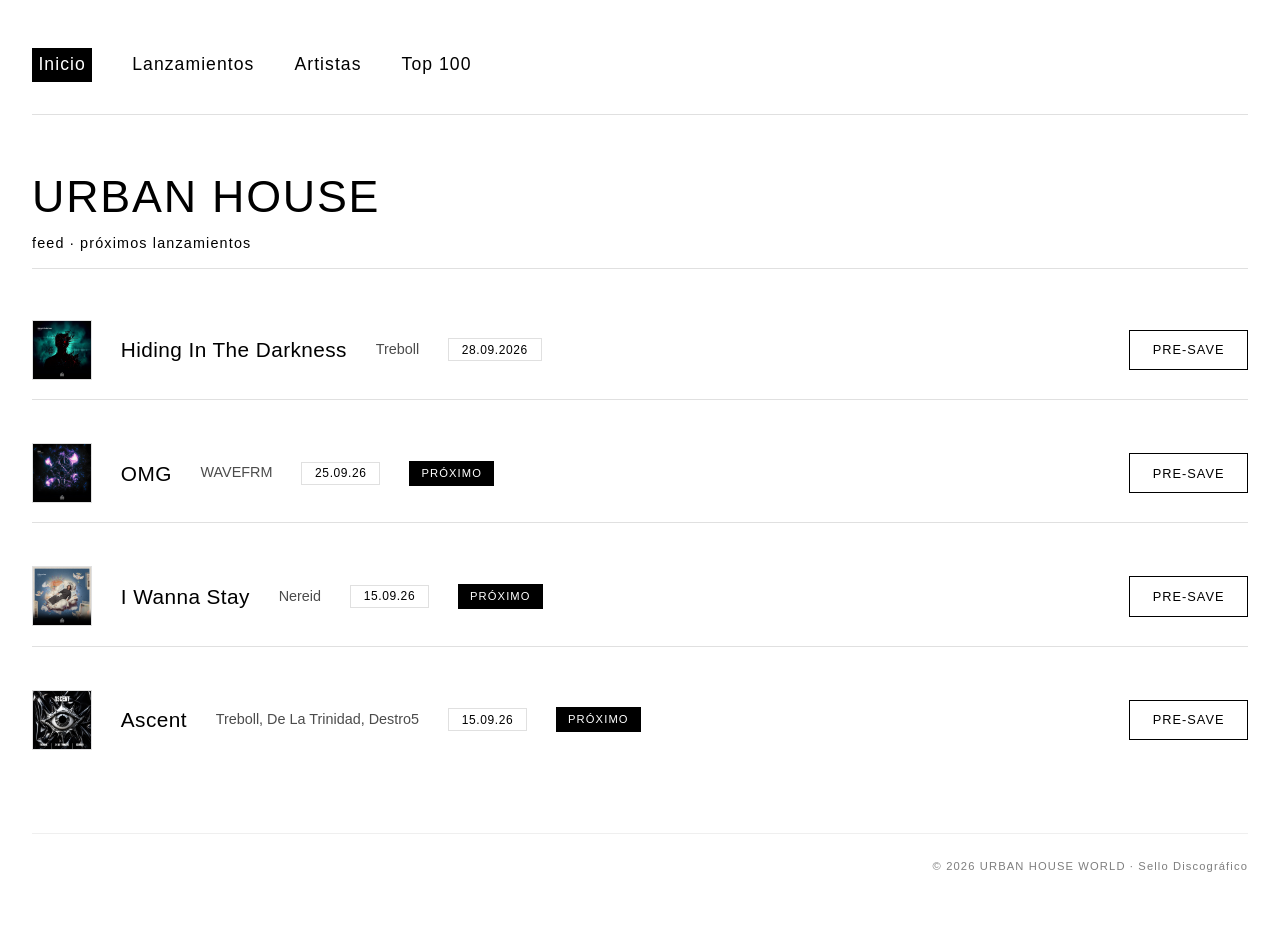
<file: index.html>
<!DOCTYPE html>
<html lang="es">
<head>
  <meta charset="UTF-8" />
  <meta name="viewport" content="width=device-width, initial-scale=1.0" />
  
  <!-- ===== SEO BÁSICO ===== -->
  <title>URBAN HOUSE · Sello discográfico </title>
  <meta name="description" content="Sello discográfico de música electrónica underground. Lanzamientos, artistas y catálogo de techno, ambient y experimental." />
  <meta name="keywords" content="sello discográfico, música electrónica, techno, ambient, underground, lanzamientos, artistas" />
  <link rel="canonical" href="https://urbanhouse.world/" />
  
  <!-- ===== OPEN GRAPH / REDES SOCIALES ===== -->
  <meta property="og:title" content="URBAN HOUSE WORLD · Sello discográfico underground" />
  <meta property="og:description" content="Sello discográfico de música electrónica underground. Lanzamientos, artistas y catálogo." />
  <meta property="og:url" content="https://urbanhouse.world/" />
  <meta property="og:type" content="website" />
  <meta property="og:image" content="https://urbanhouse.world/img/og-image.jpg" />
  <meta property="og:image:width" content="1200" />
  <meta property="og:image:height" content="630" />
  
  <!-- ===== TWITTER CARD ===== -->
  <meta name="twitter:card" content="summary_large_image" />
  <meta name="twitter:title" content="URBAN HOUSE WORLD · Sello discográfico underground" />
  <meta name="twitter:description" content="Sello discográfico de música electrónica underground." />
  <meta name="twitter:image" content="https://urbanhouse.world/img/og-image.jpg" />
  
  <!-- ===== FAVICON ===== -->
  <link rel="icon" type="image/x-icon" href="../img/urbanhouse/Logotipo Urban House.png" />
  <link rel="icon" type="image/svg+xml" href="../img/urbanhouse/Logotipo Urban House.png" />
  <link rel="apple-touch-icon" sizes="180x180" href="/apple-touch-icon.png" />
  <link rel="manifest" href="/site.webmanifest" />
  
  <!-- ===== ESTILOS ===== -->
  <link rel="stylesheet" href="styles.css" />
  
  <!-- ===== JSON-LD (estructurado) ===== -->
  <script type="application/ld+json">
  {
    "@context": "https://schema.org",
    "@type": "MusicGroup",
    "name": "URBAN HOUSE WORLD",
    "url": "https://urbanhouse.world/",
    "description": "Sello discográfico de música electrónica underground.",
    "genre": ["Techno", "Ambient", "Electronic", "Experimental"],
    "foundingDate": "2022"
  }
  </script>
</head>
<body>
<div class="container">

  <!-- ===== MENÚ ===== -->
  <nav class="nav" aria-label="Navegación principal">
    <a href="index.html">Inicio</a>
    <a href="lanzamientos.html">Lanzamientos</a>
    <a href="artistas.html">Artistas</a>
    <a href="top100.html">Top 100</a>
  </nav>

  <!-- ===== HEADER ===== -->
  <header>
    <h1>URBAN HOUSE</h1>
    <p style="margin-bottom: 2rem; letter-spacing: 0.08em; font-size: 0.9rem; border-bottom: 1px solid var(--color-border); padding-bottom: 0.8rem;">
      feed · próximos lanzamientos
    </p>
  </header>

  <!-- ===== FEED CRONOLÓGICO ===== -->
  <main>
    <section class="feed-grid" aria-label="Lista de lanzamientos">

      <article class="feed-item">
        <div class="meta">
          <img src="img/portadas/77f7a17574e899f456704f4ce05a86db.jpg" alt="Portada de STASIS" class="cover-thumb" loading="lazy" />
          <span class="title">Hiding In The Darkness</span>
          <span class="artist">Treboll</span>
          <span class="date">28.09.2026</span>
        </div>
        <a href="https://push.fm/ps/hiding-in-the-darkness-pre-order" class="btn btn-outline">pre-save</a>
      </article>

      <article class="feed-item">
        <div class="meta">
          <img src="img/portadas/Formatos de Portadas (2).png" alt="Portada de FRAGMENTS" class="cover-thumb" loading="lazy" />
          <span class="title">OMG</span>
          <span class="artist">WAVEFRM</span>
          <span class="date">25.09.26</span>
          <span class="badge">PRÓXIMO</span>
        </div>
        <a href="https://push.fm/ps/omg-pre-save" class="btn btn-outline">pre-save</a>
      </article>

      <article class="feed-item">
        <div class="meta">
          <img src="img/portadas/Neredi_Portada.png" alt="Portada de LUCID DREAM" class="cover-thumb" loading="lazy" />
          <span class="title">I Wanna Stay</span>
          <span class="artist">Nereid</span>
          <span class="date">15.09.26</span>
          <span class="badge">PRÓXIMO</span>
        </div>
        <a href="https://push.fm/ps/i-wanna-stay-presave" class="btn btn-outline">pre-save</a>
      </article>

       <article class="feed-item">
        <div class="meta">
          <img src="img/portadas/bcb9184cb319395b03375545e90335a5 (1).jpg" alt="Portada de RITUAL" class="cover-thumb" loading="lazy" />
          <span class="title">Ascent</span>
          <span class="artist">Treboll, De La Trinidad, Destro5</span>
          <span class="date">15.09.26</span>
          <span class="badge">PRÓXIMO</span>
        </div>
        <a href="https://push.fm/ps/ascent-pre-order" class="btn btn-outline">pre-save</a>
      </article>
      
    </section>
  </main>

  <!-- ===== FOOTER ===== -->
  <footer style="margin-top: 4rem; border-top: 1px solid var(--color-border); padding-top: 1.5rem; font-size: 0.7rem; letter-spacing: 0.1em; text-align: right; opacity: 0.5;">
    <p>&copy; 2026 URBAN HOUSE WORLD · Sello Discográfico</p>
  </footer>

</div>

<script src="main.js"></script>
</body>
</html>
</file>
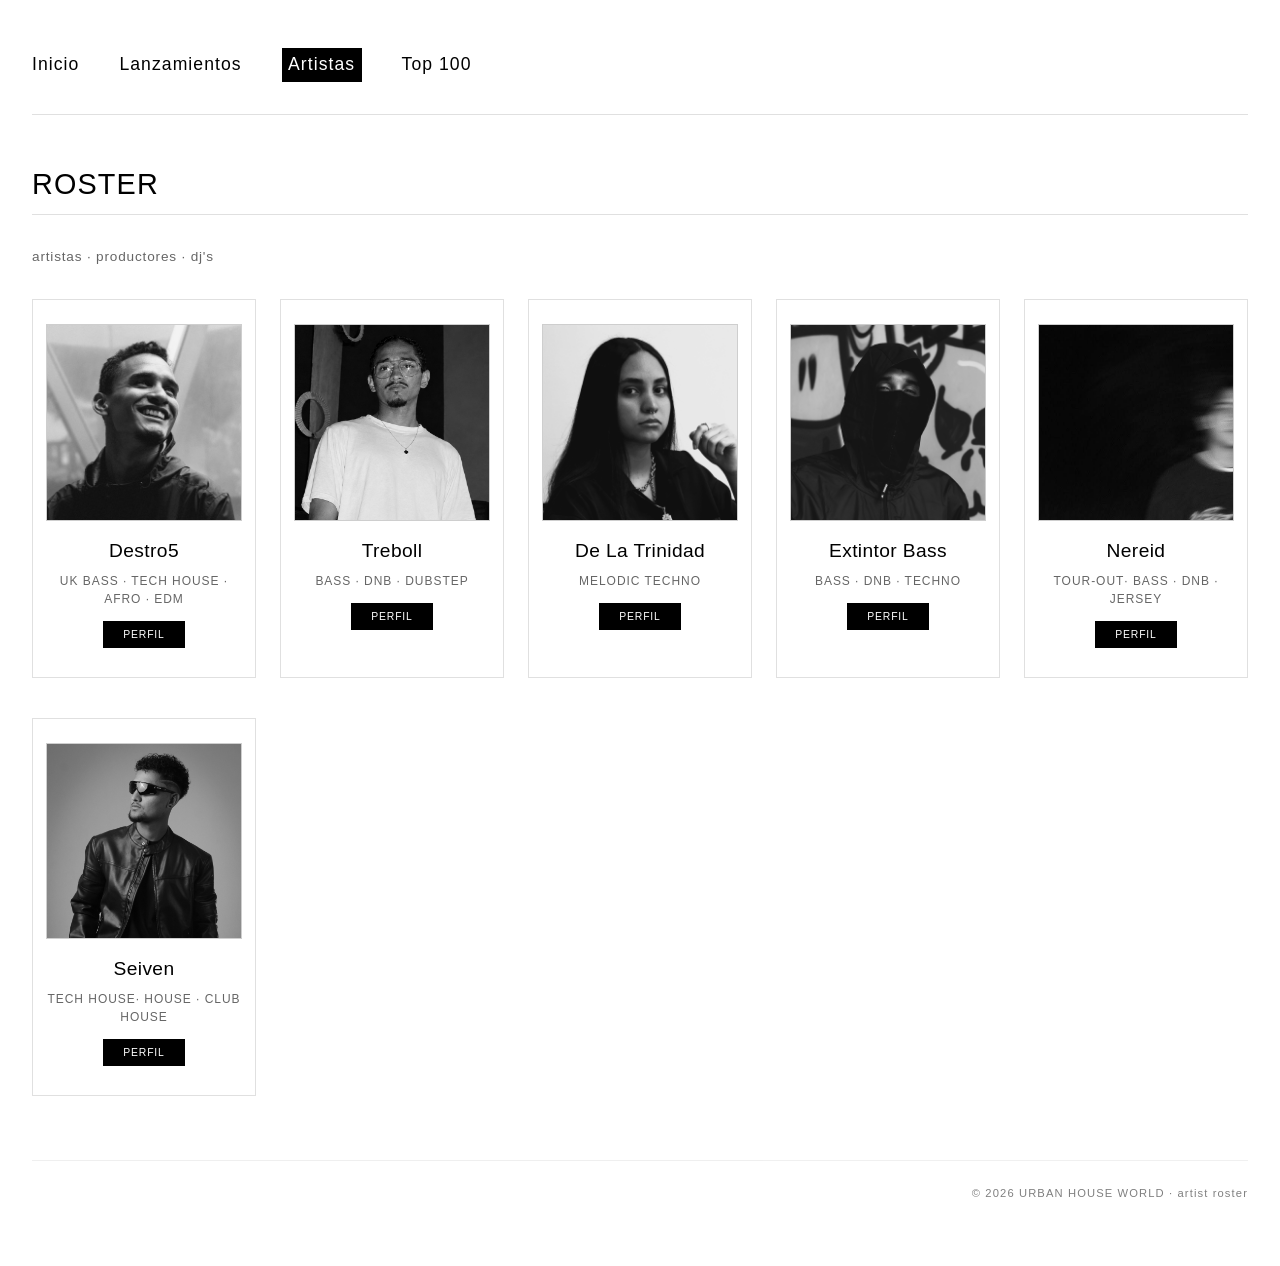
<file: artistas.html>
<!DOCTYPE html>
<html lang="es">
<head>
  <meta charset="UTF-8" />
  <meta name="viewport" content="width=device-width, initial-scale=1.0" />
  
  <title>URBAN HOUSE WORLD · Artistas</title>
  <meta name="description" content="Roster de artistas de URBAN HOUSE WORLD. DJs y productores de techno, ambient y música electrónica underground." />
  <link rel="canonical" href="https://urbanhouse.world/artistas.html" />
  
  <meta property="og:title" content="URBAN HOUSE WORLD · Artistas" />
  <meta property="og:description" content="Conoce a los artistas de nuestro sello discográfico." />
  <meta property="og:url" content="https://urbanhouse.world/artistas.html" />
  <meta property="og:image" content="https://urbanhouse.world/img/og-image.jpg" />
  
  <link rel="icon" type="image/x-icon" href="img/urbanhouse/Logotipo Urban House.png" />
  <link rel="manifest" href="/site.webmanifest" />
  <link rel="stylesheet" href="styles.css" />
</head>
<body>
<div class="container">

  <nav class="nav" aria-label="Navegación principal">
    <a href="index.html">Inicio</a>
    <a href="lanzamientos.html">Lanzamientos</a>
    <a href="artistas.html">Artistas</a>
    <a href="top100.html">Top 100</a>
  </nav>

  <header>
    <h2>ROSTER</h2>
    <p style="margin-bottom: 2rem; letter-spacing: 0.06em; font-size: 0.85rem; opacity: 0.6;">
      artistas · productores · dj's
    </p>
  </header>

  <main>
    <section class="roster-grid" aria-label="Lista de artistas">

      <article class="artist-card">
        <img src="img/artistas/Destro5_Birongo_Live_Caracas_Venezuela_Foto_Artistas.png" alt="Foto de MODUL" class="photo" loading="lazy" />
        <span class="alias">Destro5</span>
        <span class="genre">uk bass · tech house · afro · edm</span>
        <a href="artista_html/destro5.html" class="btn">perfil</a>
      </article>

      <article class="artist-card">
        <img src="img/artistas/ab6761610000e5ebe51e7d9a4c3fb97bab9b081b.jpeg" alt="Foto de K. LOREN" class="photo" loading="lazy" />
        <span class="alias">Treboll </span>
        <span class="genre">bass · dnb · dubstep</span>
        <a href="artista_html/treboll.html" class="btn">perfil</a>
      </article>

      <article class="artist-card">
        <img src="img/artistas/De La Trinidad_Birongo_Live_Caracas_Venezuela_Foto_Artistas (1).png" alt="Foto de VILOS" class="photo" loading="lazy" />
        <span class="alias">De La Trinidad</span>
        <span class="genre">melodic techno</span>
        <a href="artista_html/delatrinidad.html" class="btn">perfil</a>
      </article>

      <article class="artist-card">
        <img src="img/artistas/Extintor-Bass_Birongo_Live_Caracas_Venezuela_Foto_Artistas.png" alt="Foto de AMBIENTE" class="photo" loading="lazy" />
        <span class="alias">Extintor Bass</span>
        <span class="genre">bass · dnb · techno</span>
        <a href="#" class="btn">perfil</a>
      </article>

      <article class="artist-card">
        <img src="img/artistas/607299163_18059026124648504_5240758793017484842_n.jpg" alt="Foto de NAVI" class="photo" loading="lazy" />
        <span class="alias">Nereid</span>
        <span class="genre">tour-out· bass · dnb · jersey</span>
        <a href="artista_html/nereid.html" class="btn">perfil</a>
      </article>

      <article class="artist-card">
        <img src="img/artistas/Formatos de Portadas (6).png" alt="Foto de NAVI" class="photo" loading="lazy" />
        <span class="alias">Seiven</span>
        <span class="genre">tech house· house · club house</span>
        <a href="artista_html/seiven.html" class="btn">perfil</a>
      </article>
      
    </section>
  </main>

  <footer style="margin-top: 4rem; border-top: 1px solid var(--color-border); padding-top: 1.5rem; font-size: 0.7rem; letter-spacing: 0.1em; text-align: right; opacity: 0.5;">
    <p>&copy; 2026 URBAN HOUSE WORLD · artist roster</p>
  </footer>

</div>

<script src="main.js"></script>
</body>
</html>
</file>
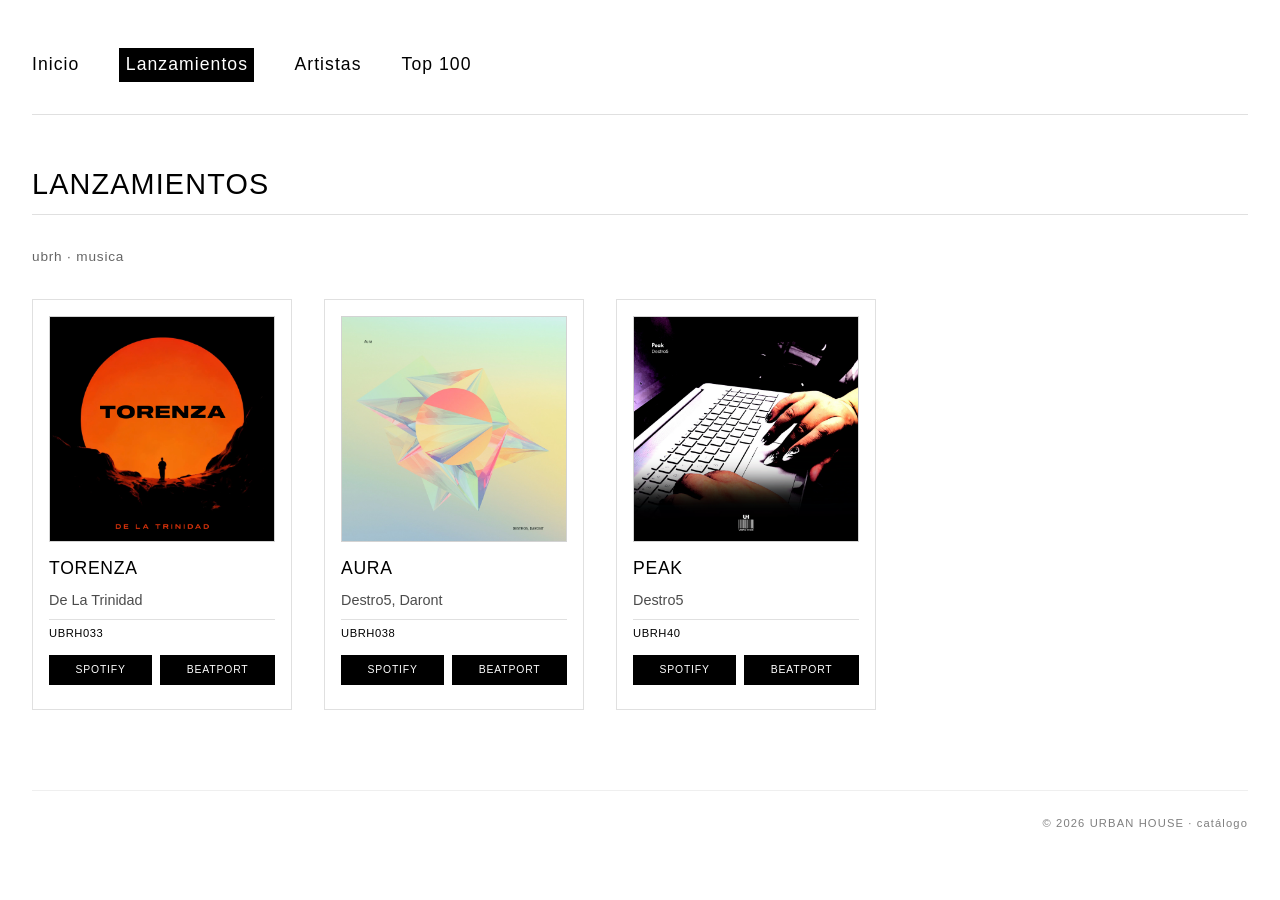
<file: lanzamientos.html>
<!DOCTYPE html>
<html lang="es">
<head>
  <meta charset="UTF-8" />
  <meta name="viewport" content="width=device-width, initial-scale=1.0" />
  
  <title>URBAN HOUSE · Lanzamientos</title>
  <meta name="description" content="Catálogo completo de lanzamientos de URBAN HOUSE WORLD. Techno, ambient y música electrónica underground." />
  <link rel="canonical" href="https://urbanhouse.world/lanzamientos.html" />
  
  <meta property="og:title" content="URBAN HOUSE WORLD · Catálogo de lanzamientos" />
  <meta property="og:description" content="Explora nuestro catálogo de música electrónica underground." />
  <meta property="og:url" content="https://urbanhouse.world/lanzamientos.html" />
  <meta property="og:image" content="https://urbanhouse.world/img/og-image.jpg" />
  
  <link rel="icon" type="image/x-icon" href="img/urbanhouse/Logotipo Urban House.png" />
  <link rel="manifest" href="/site.webmanifest" />
  <link rel="stylesheet" href="styles.css" />
</head>
<body>
<div class="container">

  <nav class="nav" aria-label="Navegación principal">
    <a href="index.html">Inicio</a>
    <a href="lanzamientos.html">Lanzamientos</a>
    <a href="artistas.html">Artistas</a>
    <a href="top100.html">Top 100</a>
  </nav>

  <header>
    <h2>LANZAMIENTOS</h2>
    <p style="margin-bottom: 1rem; letter-spacing: 0.06em; font-size: 0.85rem; opacity: 0.6;">
      ubrh · musica
    </p>
  </header>

  <main>
    <section class="carousel-wrapper" aria-label="Carrusel de lanzamientos">

      <article class="carousel-card">
        <img src="img/portadas/082fa4968c432de5c60aefa9db7d78e4 (1).jpg" class="cover" loading="lazy" />
        <h4>Torenza</h4>
        <span class="artist-name">De La Trinidad</span>
        <span class="format">UBRH033</span>
        <div class="actions">
          <a href="https://open.spotify.com/intl-es/track/0OBr9tTDWWzTIIhRtWpzOy" class="btn">spotify</a>
          <a href="https://www.beatport.com/es/release/torenza/6934437" class="btn">beatport</a>
        </div>
      </article>

      <article class="carousel-card">
        <img src="img/portadas/938d31ed33fbe263509cc59e88914e99 (1).jpg" alt="Portada de FRAGMENTS" class="cover" loading="lazy" />
        <h4>Aura</h4>
        <span class="artist-name">Destro5, Daront</span>
        <span class="format">UBRH038</span>
        <div class="actions">
          <a href="https://open.spotify.com/intl-es/track/4rsvY9KtndpyqBHMQ6VxrD" class="btn">spotify</a>
          <a href="https://www.beatport.com/es/release/aura/7026770" class="btn">beatport</a>
        </div>
      </article>

      <article class="carousel-card">
        <img src="img/portadas/Formatos de Portadas.png" alt="Portada de FRAGMENTS" class="cover" loading="lazy" />
        <h4>Peak</h4>
        <span class="artist-name">Destro5</span>
        <span class="format">UBRH40</span>
        <div class="actions">
          <a href="https://open.spotify.com/intl-es/album/6DeWneQ8usgh2bGLMGqNSe" class="btn">spotify</a>
          <a href="https://www.beatport.com/es/release/peak/7306497" class="btn">beatport</a>
        </div>
      </article>

    </section>
  </main>

  <footer style="margin-top: 3rem; border-top: 1px solid var(--color-border); padding-top: 1.5rem; font-size: 0.7rem; letter-spacing: 0.1em; text-align: right; opacity: 0.5;">
    <p>&copy; 2026 URBAN HOUSE · catálogo</p>
  </footer>

</div>

<script src="main.js"></script>
</body>
</html>
</file>
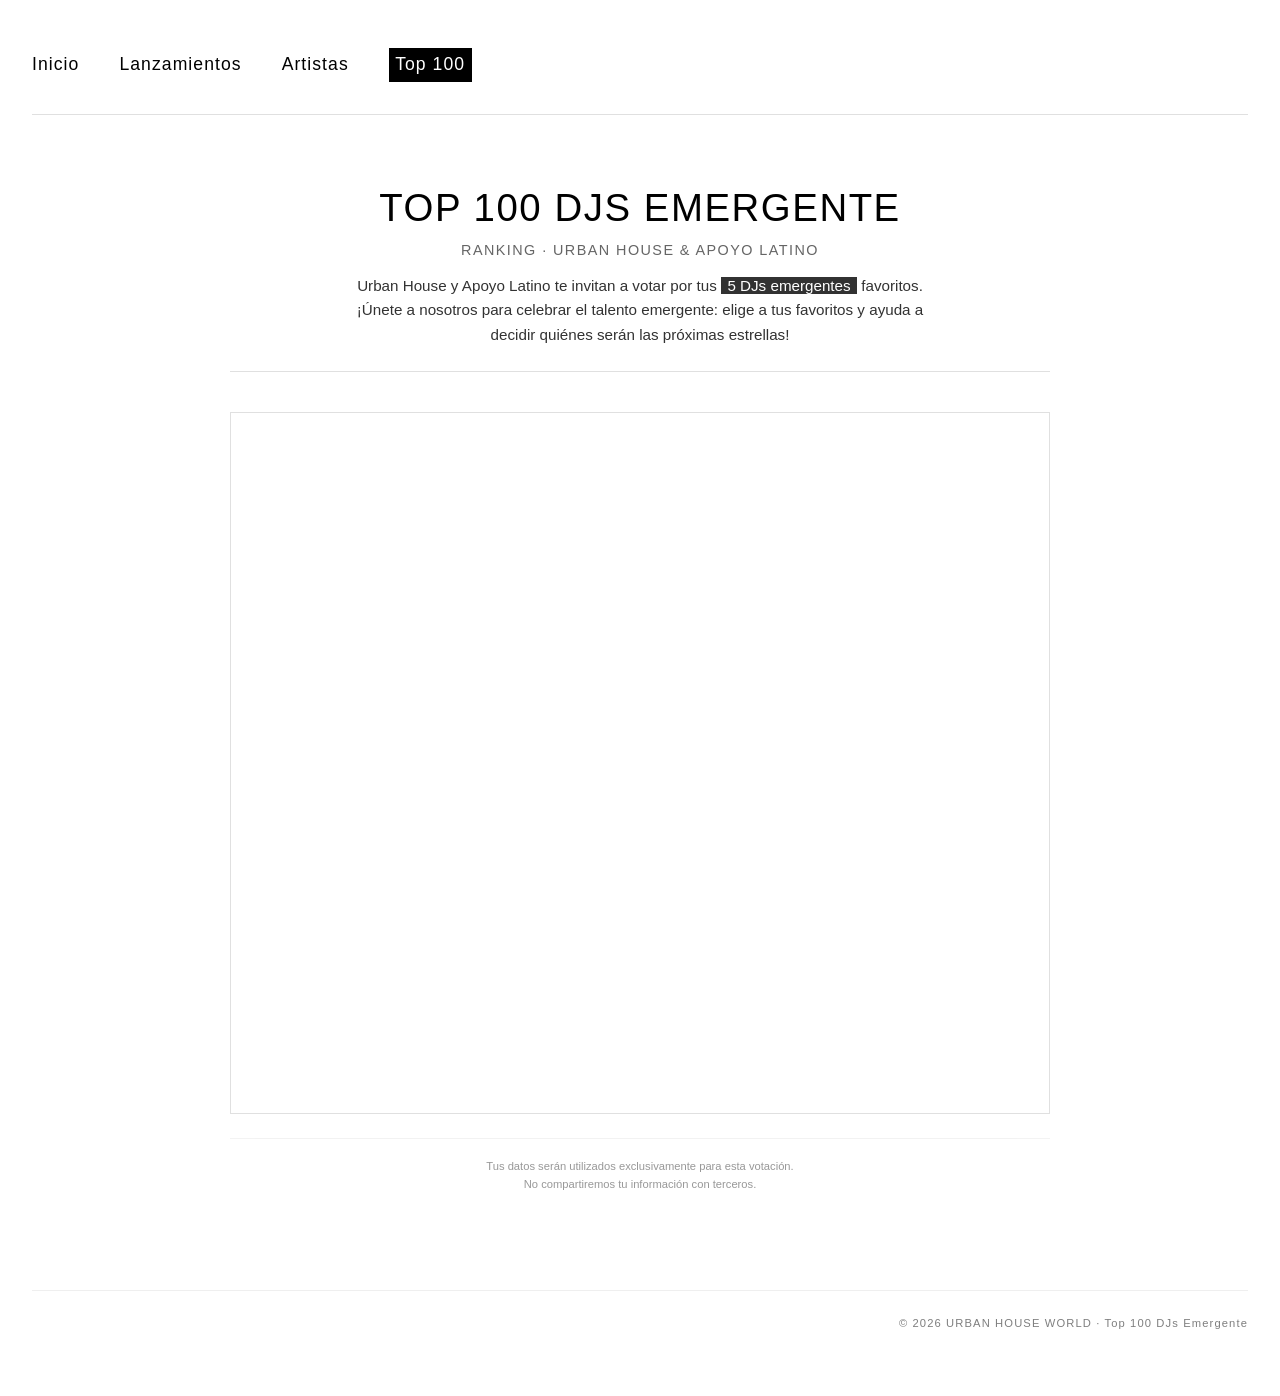
<file: top100.html>
<!DOCTYPE html>
<html lang="es">
<head>
  <meta charset="UTF-8" />
  <meta name="viewport" content="width=device-width, initial-scale=1.0" />
  
  <!-- ===== SEO ===== -->
  <title>Top 100 DJs Emergente · Vota por tus favoritos · URBAN HOUSE WORLD</title>
  <meta name="description" content="Urban House y Apoyo Latino te invitan a votar por tus 5 DJs emergentes favoritos. ¡Ayuda a decidir quiénes serán las próximas estrellas!" />
  <meta name="keywords" content="Top 100 DJs, DJs emergentes, votación, ranking, música electrónica, Urban House, Apoyo Latino" />
  <link rel="canonical" href="https://urbanhouse.world/top100.html" />
  
  <!-- ===== OPEN GRAPH ===== -->
  <meta property="og:title" content="Top 100 DJs Emergente · Vota ahora" />
  <meta property="og:description" content="Vota por tus 5 DJs emergentes favoritos y ayuda a decidir quiénes serán las próximas estrellas." />
  <meta property="og:url" content="https://urbanhouse.world/top100.html" />
  <meta property="og:type" content="website" />
  <meta property="og:image" content="https://urbanhouse.world/img/og-top100.jpg" />
  <meta property="og:image:width" content="1200" />
  <meta property="og:image:height" content="630" />
  
  <!-- ===== TWITTER CARD ===== -->
  <meta name="twitter:card" content="summary_large_image" />
  <meta name="twitter:title" content="Top 100 DJs Emergente · Vota por tus favoritos" />
  <meta name="twitter:description" content="Urban House y Apoyo Latino te invitan a votar por tus 5 DJs emergentes favoritos." />
  <meta name="twitter:image" content="https://urbanhouse.world/img/og-top100.jpg" />
  
  <!-- ===== FAVICON ===== -->
  <link rel="icon" type="image/x-icon" href="/img/urbanhouse/Logotipo Urban House.png" />
  <link rel="manifest" href="/site.webmanifest" />
  
  <!-- ===== ESTILOS ===== -->
  <link rel="stylesheet" href="styles.css" />
  
  <!-- ===== JSON-LD ===== -->
  <script type="application/ld+json">
  {
    "@context": "https://schema.org",
    "@type": "WebPage",
    "name": "Top 100 DJs Emergente",
    "description": "Votación para elegir a los mejores DJs emergentes. Organizado por Urban House y Apoyo Latino.",
    "url": "https://urbanhouse.world/top100.html",
    "publisher": {
      "@type": "Organization",
      "name": "URBAN HOUSE WORLD"
    }
  }
  </script>
</head>
<body>
<div class="container">

  <!-- ===== MENÚ ===== -->
  <nav class="nav" aria-label="Navegación principal">
    <a href="index.html">Inicio</a>
    <a href="lanzamientos.html">Lanzamientos</a>
    <a href="artistas.html">Artistas</a>
    <a href="top100.html" class="active">Top 100</a>
  </nav>

  <!-- ============================================================ -->
  <!-- FORMULARIO TOP 100 DJs EMERGENTE (GOOGLE FORMS EMBED)       -->
  <!-- ============================================================ -->
  <main class="form-wrapper">

    <!-- Encabezado -->
    <header class="form-header">
      <h1>Top 100 DJs Emergente</h1>
      <p class="form-subtitle">Ranking · Urban House &amp; Apoyo Latino</p>
      <p class="form-description">
        Urban House y Apoyo Latino te invitan a votar por tus <strong>5 DJs emergentes</strong> favoritos.<br />
        ¡Únete a nosotros para celebrar el talento emergente: elige a tus favoritos y ayuda a decidir quiénes serán las próximas estrellas!
      </p>
    </header>

    <!-- ===== FORMULARIO EMBEBIDO DE GOOGLE ===== -->
    <div class="google-form-container">
      <iframe 
        src="https://docs.google.com/forms/d/e/1FAIpQLScsde_9Gzq5Y4LMQiQilBiYF1rtqbjqV2Xuh-qCgQISn2W2qw/viewform?embedded=true" 
        class="google-form-iframe"
        frameborder="0" 
        marginheight="0" 
        marginwidth="0"
        loading="lazy"
        title="Formulario Top 100 DJs Emergente">
        Cargando formulario…
      </iframe>
    </div>

    <!-- Aviso legal -->
    <p class="form-disclaimer">
      Tus datos serán utilizados exclusivamente para esta votación.<br />
      No compartiremos tu información con terceros.
    </p>

  </main>

  <!-- ===== FOOTER ===== -->
  <footer style="margin-top: 4rem; border-top: 1px solid var(--color-border); padding-top: 1.5rem; font-size: 0.7rem; letter-spacing: 0.1em; text-align: right; opacity: 0.5;">
    <p>&copy; 2026 URBAN HOUSE WORLD · Top 100 DJs Emergente</p>
  </footer>

</div>

<script src="main.js"></script>
</body>
</html>
</file>
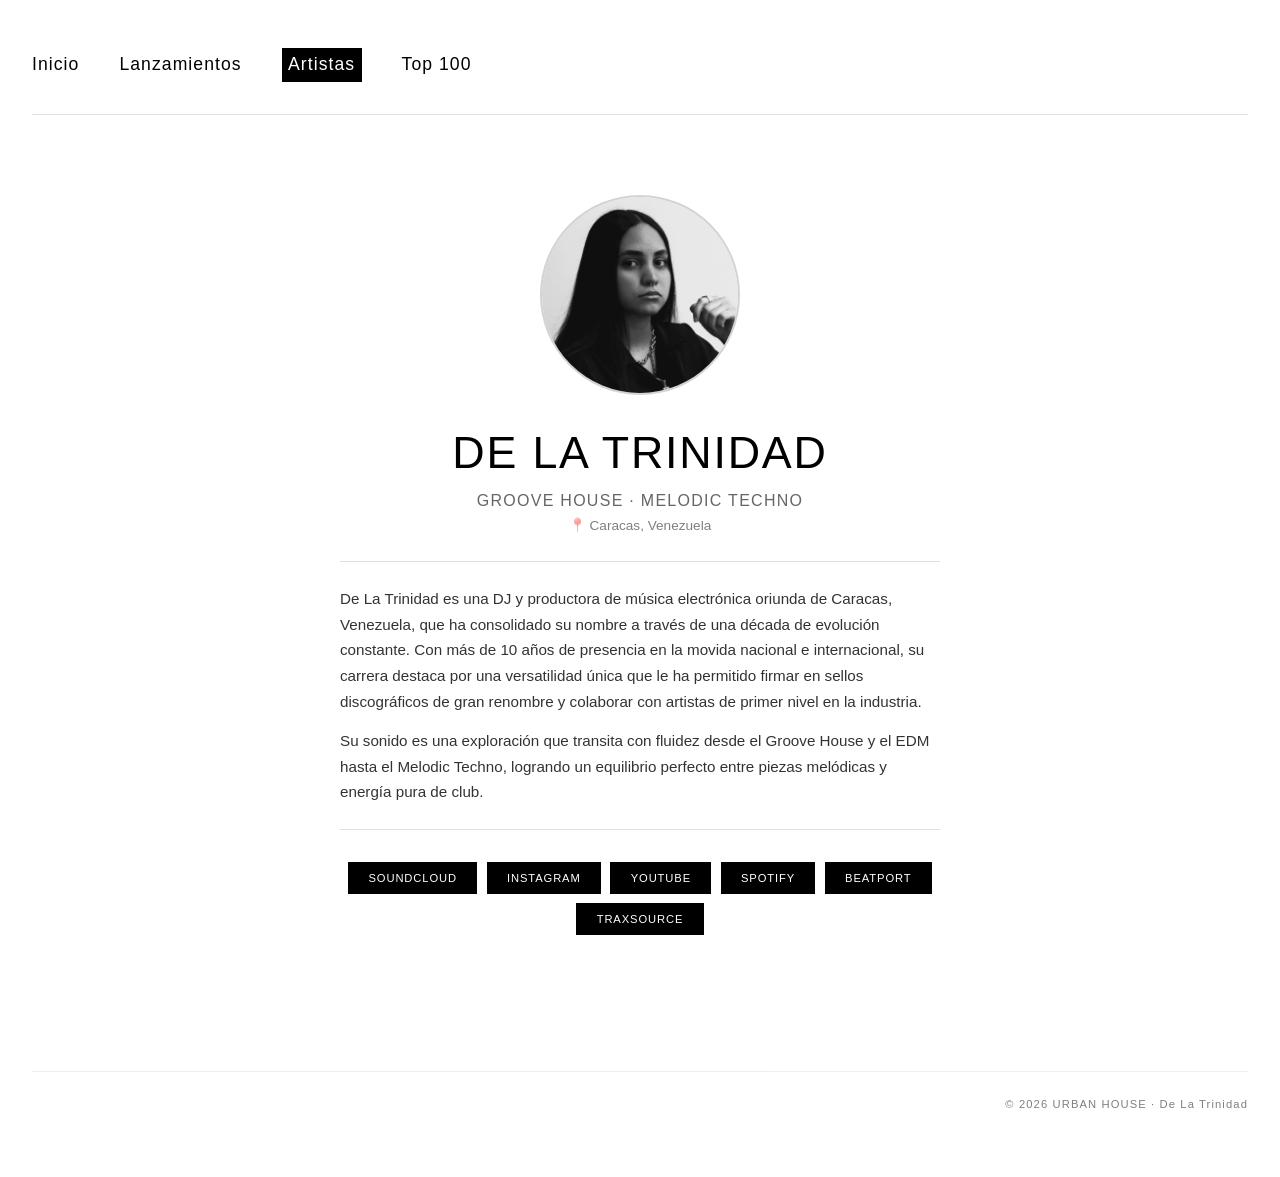
<file: artista_html/delatrinidad.html>
<!DOCTYPE html>
<html lang="es">
<head>
  <meta charset="UTF-8" />
  <meta name="viewport" content="width=device-width, initial-scale=1.0" />
  
  <!-- ===== SEO ===== -->
  <title>De La Trinidad · Artista de Groove House & Melodic House · URBAN HOUSE</title>
  <meta name="description" content="De La Trinidad es una DJane y productora de música electrónica oriunda de Caracas, Venezuela." />
  <meta name="keywords" content="De La Trinidad, Groove House & Melodic House, DJane, productora, Venezuela" />
  <link rel="canonical" href="https://urbanhouse.world/artistas/delatrinidad.html" />
  
  <!-- ===== OPEN GRAPH ===== -->
  <meta property="og:title" content="De La Trinidad, Groove House & Melodic House · URBAN HOUSE" />
  <meta property="og:description" content="DJane y productora de música electrónica oriunda de Caracas." />
  <meta property="og:url" content="https://urbanhouse.world/artistas/delatrinidad.html" />
  <meta property="og:type" content="profile" />
  <meta property="og:image" content="https://urbanhouse.world/img/artistas/De La Trinidad_Birongo_Live_Caracas_Venezuela_Foto_Artistas (1).png" />
  <meta property="og:image:width" content="1200" />
  <meta property="og:image:height" content="630" />
  
  <!-- ===== TWITTER CARD ===== -->
  <meta name="twitter:card" content="summary_large_image" />
  <meta name="twitter:title" content="De La Trinidad, Groove House & Melodic House" />
  <meta name="twitter:image" content="https://urbanhouse.world/img/artistas/De La Trinidad_Birongo_Live_Caracas_Venezuela_Foto_Artistas (1).png" />
  
  <!-- ===== FAVICON ===== -->
  <link rel="icon" type="image/x-icon" href="../img/urbanhouse/Logotipo Urban House.png" />
  <link rel="manifest" href="/site.webmanifest" />
  
  <!-- ===== ESTILOS ===== -->
  <link rel="stylesheet" href="../styles.css" />
  
  <!-- ===== JSON-LD ===== -->
  <script type="application/ld+json">
  {
    "@context": "https://schema.org",
    "@type": "Person",
    "name": "Destro5",
    "url": "https://urbanhouse.world/artistas/destro5.html",
    "description": "DJane y productora de música electrónica oriunda de Caracas.",
    "image": "https://urbanhouse.world/img/artistas/De La Trinidad_Birongo_Live_Caracas_Venezuela_Foto_Artistas (1).png",
    "genre": ["Groove House", "Melodic Tehcno"],
    "sameAs": [
      "https://soundcloud.com/dela_trinidad7",
      "https://www.instagram.com/dela_trinidad7/"
    ]
  }
  </script>
</head>
<body>
<div class="container">

  <!-- ===== MENÚ ===== -->
  <nav class="nav" aria-label="Navegación principal">
    <a href="../index.html">Inicio</a>
    <a href="../lanzamientos.html">Lanzamientos</a>
    <a href="../artistas.html" class="active">Artistas</a>
    <a href="../top100.html">Top 100</a>
  </nav>

  <!-- ============================================================ -->
  <!-- PERFIL SIMPLIFICADO                                           -->
  <!-- ============================================================ -->
  <article class="artist-simple">

    <!-- Foto del artista -->
    <div class="artist-simple-photo">
      <img src="../img/artistas/De La Trinidad_Birongo_Live_Caracas_Venezuela_Foto_Artistas (1).png" alt="Destro5" loading="lazy" />
    </div>

    <!-- Nombre y género -->
    <h1 class="artist-simple-name">De La Trinidad</h1>
    <p class="artist-simple-genre">groove house · melodic techno</p>
    <p class="artist-simple-location">📍 Caracas, Venezuela</p>

    <!-- Biografía -->
    <div class="artist-simple-bio">
      <p>
        De La Trinidad es una DJ y productora de música electrónica oriunda de Caracas, Venezuela, 
        que ha consolidado su nombre a través de una década de evolución constante. 
        Con más de 10 años de presencia en la movida nacional e internacional, 
        su carrera destaca por una versatilidad única que le ha permitido firmar en sellos discográficos 
        de gran renombre y colaborar con artistas de primer nivel en la industria. 
      </p>
      <p>
        Su sonido es una exploración que transita con fluidez 
        desde el Groove House y el EDM hasta el Melodic Techno, 
        logrando un equilibrio perfecto entre piezas melódicas 
        y energía pura de club.
      </p>
    </div>

    <!-- Enlaces a redes sociales -->
    <div class="artist-simple-links">
      <a href="https://soundcloud.com/dela_trinidad7" target="_blank" rel="noopener noreferrer" class="btn">SoundCloud</a>
      <a href="https://www.instagram.com/dela_trinidad7/" target="_blank" rel="noopener noreferrer" class="btn">Instagram</a>
      <a href="https://www.youtube.com/@delatrinidad6614" target="_blank" rel="noopener noreferrer" class="btn">YouTube</a>
      <a href="https://open.spotify.com/intl-es/artist/5ZDwQ9rN1DjNqqXDr9cDw6" target="_blank" rel="noopener noreferrer" class="btn">Spotify</a>
      <a href="https://www.beatport.com/es/artist/de-la-trinidad/747397" target="_blank" rel="noopener noreferrer" class="btn">Beatport</a>
      <a href="https://www.traxsource.com/artist/533337/de-la-trinidad" target="_blank" rel="noopener noreferrer" class="btn">Traxsource</a>
    </div>

  </article>

  <!-- ===== FOOTER ===== -->
  <footer style="margin-top: 4rem; border-top: 1px solid var(--color-border); padding-top: 1.5rem; font-size: 0.7rem; letter-spacing: 0.1em; text-align: right; opacity: 0.5;">
    <p>&copy; 2026 URBAN HOUSE · De La Trinidad</p>
  </footer>

</div>

<script src="../main.js"></script>
</body>
</html>
</file>
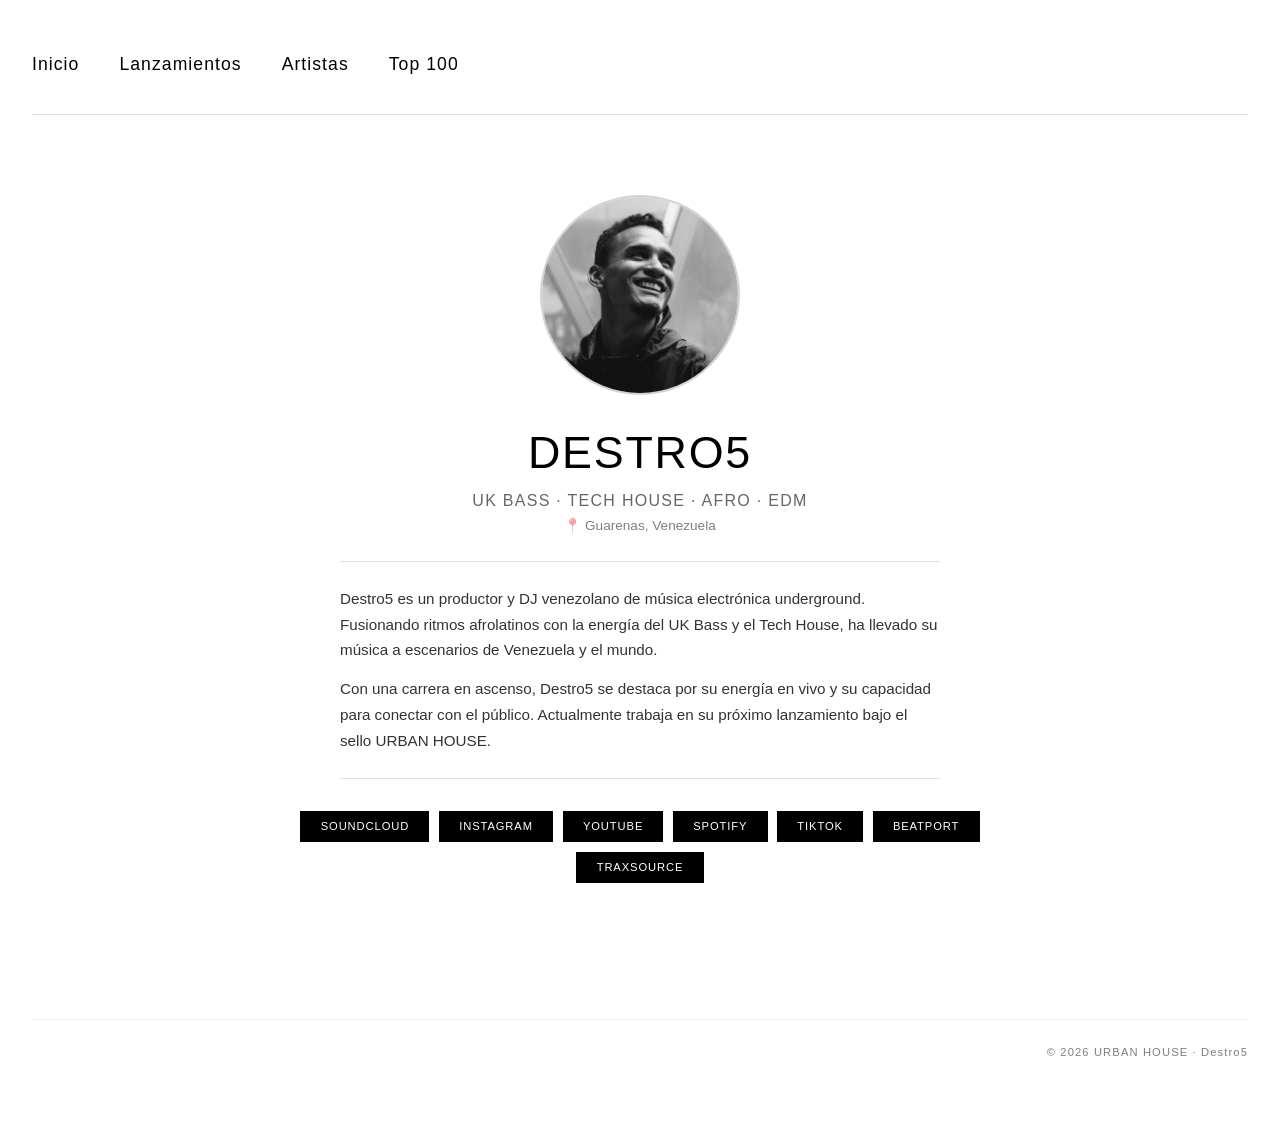
<file: artista_html/destro5.html>
<!DOCTYPE html>
<html lang="es">
<head>
  <meta charset="UTF-8" />
  <meta name="viewport" content="width=device-width, initial-scale=1.0" />
  
  <!-- ===== SEO ===== -->
  <title>Destro5 · Artista de UK Bass, Tech House, Afro & EDM · URBAN HOUSE</title>
  <meta name="description" content="Destro5 es un productor y DJ venezolano de UK Bass, Tech House, Afro y EDM. Descubre su música, lanzamientos y próximos eventos." />
  <meta name="keywords" content="Destro5, UK Bass, Tech House, Afro, EDM, DJ, productor, Venezuela" />
  <link rel="canonical" href="https://urbanhouse.world/artistas/destro5.html" />
  
  <!-- ===== OPEN GRAPH ===== -->
  <meta property="og:title" content="Destro5 · UK Bass, Tech House, Afro & EDM · URBAN HOUSE WORLD" />
  <meta property="og:description" content="Productor y DJ venezolano de música electrónica underground." />
  <meta property="og:url" content="https://urbanhouse.world/artistas/destro5.html" />
  <meta property="og:type" content="profile" />
  <meta property="og:image" content="https://urbanhouse.world/img/artistas/destro5_portada.png" />
  <meta property="og:image:width" content="1200" />
  <meta property="og:image:height" content="630" />
  
  <!-- ===== TWITTER CARD ===== -->
  <meta name="twitter:card" content="summary_large_image" />
  <meta name="twitter:title" content="Destro5 · UK Bass, Tech House, Afro & EDM" />
  <meta name="twitter:image" content="https://urbanhouse.world/img/artistas/destro5_portada.png" />
  
  <!-- ===== FAVICON ===== -->
  <link rel="icon" type="image/x-icon" href="../img/urbanhouse/Logotipo Urban House.png" />
  <link rel="manifest" href="/site.webmanifest" />
  
  <!-- ===== ESTILOS ===== -->
  <link rel="stylesheet" href="../styles.css" />
  
  <!-- ===== JSON-LD ===== -->
  <script type="application/ld+json">
  {
    "@context": "https://schema.org",
    "@type": "Person",
    "name": "Destro5",
    "url": "https://urbanhouse.world/artistas/destro5.html",
    "description": "Productor y DJ venezolano de UK Bass, Tech House, Afro y EDM.",
    "image": "https://urbanhouse.world/img/artistas/Destro5_Birongo_Live_Caracas_Venezuela_Foto_Artistas.png",
    "genre": ["UK Bass", "Tech House", "Afro", "EDM"],
    "sameAs": [
      "https://soundcloud.com/destro5_vzla",
      "https://www.instagram.com/dj_destro5/"
    ]
  }
  </script>
</head>
<body>
<div class="container">

  <!-- ===== MENÚ ===== -->
  <nav class="nav" aria-label="Navegación principal">
    <a href="../index.html">Inicio</a>
    <a href="../lanzamientos.html">Lanzamientos</a>
    <a href="../artistas.html">Artistas</a>
    <a href="top100.html">Top 100</a>
  </nav>

  <!-- ============================================================ -->
  <!-- PERFIL SIMPLIFICADO                                           -->
  <!-- ============================================================ -->
  <article class="artist-simple">

    <!-- Foto del artista -->
    <div class="artist-simple-photo">
      <img src="../img/artistas/Destro5_Birongo_Live_Caracas_Venezuela_Foto_Artistas.png" alt="Destro5" loading="lazy" />
    </div>

    <!-- Nombre y género -->
    <h1 class="artist-simple-name">Destro5</h1>
    <p class="artist-simple-genre">uk bass · tech house · afro · edm</p>
    <p class="artist-simple-location">📍 Guarenas, Venezuela</p>

    <!-- Biografía -->
    <div class="artist-simple-bio">
      <p>
        Destro5 es un productor y DJ venezolano de música electrónica underground. 
        Fusionando ritmos afrolatinos con la energía del UK Bass y el Tech House, 
        ha llevado su música a escenarios de Venezuela y el mundo.
      </p>
      <p>
        Con una carrera en ascenso, Destro5 se destaca por su energía en vivo y 
        su capacidad para conectar con el público. Actualmente trabaja en su 
        próximo lanzamiento bajo el sello URBAN HOUSE.
      </p>
    </div>

    <!-- Enlaces a redes sociales -->
    <div class="artist-simple-links">
      <a href="https://soundcloud.com/destro5_vzla" target="_blank" rel="noopener noreferrer" class="btn">SoundCloud</a>
      <a href="https://www.instagram.com/dj_destro5/" target="_blank" rel="noopener noreferrer" class="btn">Instagram</a>
      <a href="https://www.youtube.com/channel/UCMhD6FHMZaEA0JGFtpne48w" target="_blank" rel="noopener noreferrer" class="btn">YouTube</a>
      <a href="https://open.spotify.com/intl-es/artist/5J93iXfPaLAag5wPRoHIjz" target="_blank" rel="noopener noreferrer" class="btn">Spotify</a>
      <a href="https://www.tiktok.com/@djdestro5" target="_blank" rel="noopener noreferrer" class="btn">TikTok</a>
      <a href="https://www.beatport.com/es/artist/destro5/825957" target="_blank" rel="noopener noreferrer" class="btn">Beatport</a>
      <a href="https://www.traxsource.com/artist/524017/destro5" target="_blank" rel="noopener noreferrer" class="btn">Traxsource</a>
    </div>

  </article>

  <!-- ===== FOOTER ===== -->
  <footer style="margin-top: 4rem; border-top: 1px solid var(--color-border); padding-top: 1.5rem; font-size: 0.7rem; letter-spacing: 0.1em; text-align: right; opacity: 0.5;">
    <p>&copy; 2026 URBAN HOUSE · Destro5</p>
  </footer>

</div>

<script src="../main.js"></script>
</body>
</html>
</file>
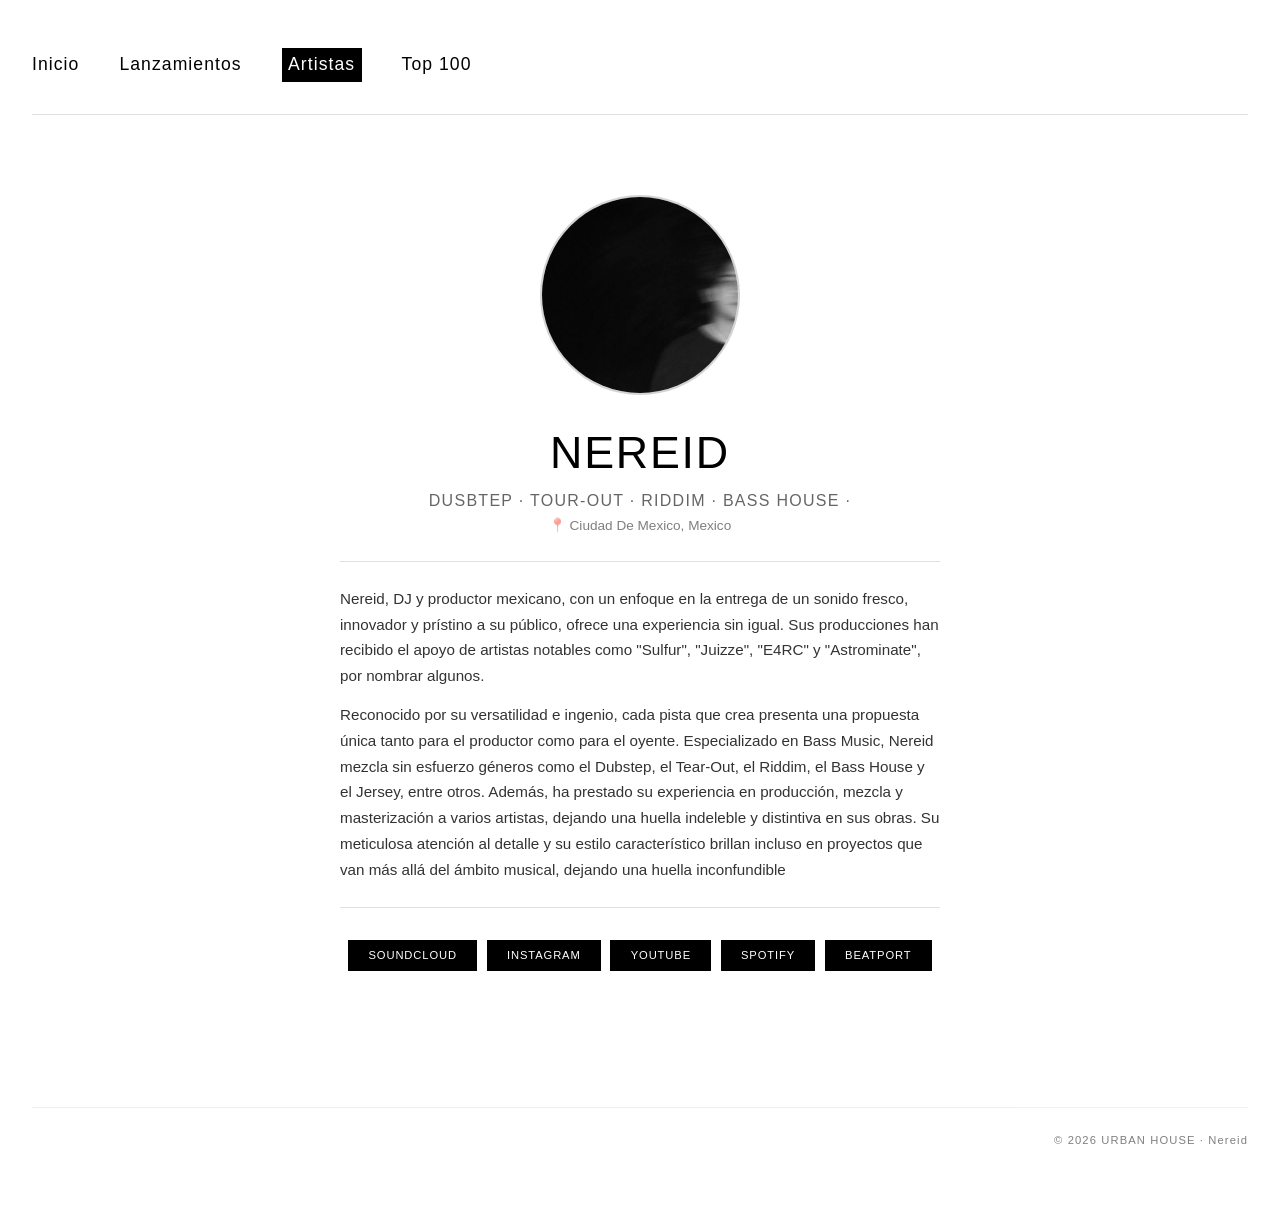
<file: artista_html/nereid.html>
<!DOCTYPE html>
<html lang="es">
<head>
  <meta charset="UTF-8" />
  <meta name="viewport" content="width=device-width, initial-scale=1.0" />
  
  <!-- ===== SEO ===== -->
  <title>Nereid · Artista de Dubstep, Tear-Out, Riddim, Bass House y Jersey · URBAN HOUSE</title>
  <meta name="description" content="Nereid es un DJ y productor mexicano de música electrónica." />
  <meta name="keywords" content="Nereid, Dubstep, Tear-Out, Riddim, Bass House y Jersey, Mexico" />
  <link rel="canonical" href="https://urbanhouse.world/artistas/nereid.html" />
  
  <!-- ===== OPEN GRAPH ===== -->
  <meta property="og:title" content="Nereid, Dubstep, Tear-Out, Riddim, Bass House y Jersey · URBAN HOUSE" />
  <meta property="og:description" content="DJ y productor mexicano de música electrónica." />
  <meta property="og:url" content="https://urbanhouse.world/artistas/nereid.html" />
  <meta property="og:type" content="profile" />
  <meta property="og:image" content="https://urbanhouse.world/img/artistas/607299163_18059026124648504_5240758793017484842_n.jpg" />
  <meta property="og:image:width" content="1200" />
  <meta property="og:image:height" content="630" />
  
  <!-- ===== TWITTER CARD ===== -->
  <meta name="twitter:card" content="summary_large_image" />
  <meta name="twitter:title" content="Nereid, Dubstep, Tear-Out, Riddim, Bass House y Jersey" />
  <meta name="twitter:image" content="https://urbanhouse.world/img/artistas/607299163_18059026124648504_5240758793017484842_n.jpg" />
  
  <!-- ===== FAVICON ===== -->
  <link rel="icon" type="image/x-icon" href="../img/urbanhouse/Logotipo Urban House.png" />
  <link rel="manifest" href="/site.webmanifest" />
  
  <!-- ===== ESTILOS ===== -->
  <link rel="stylesheet" href="../styles.css" />
  
  <!-- ===== JSON-LD ===== -->
  <script type="application/ld+json">
  {
    "@context": "https://schema.org",
    "@type": "Person",
    "name": "Destro5",
    "url": "https://urbanhouse.world/artistas/destro5.html",
    "description": "DJ y productor mexicano de música electrónica.",
    "image": "https://urbanhouse.world/img/artistas/607299163_18059026124648504_5240758793017484842_n.jpg",
    "genre": ["Dubstep", "Tear-Out", "Riddim", "Bass House", "Jersey"],
    "sameAs": [
      "https://soundcloud.com/whoisnereid",
      "https://www.instagram.com/whoisnereid/"
    ]
  }
  </script>
</head>
<body>
<div class="container">

  <!-- ===== MENÚ ===== -->
  <nav class="nav" aria-label="Navegación principal">
    <a href="../index.html">Inicio</a>
    <a href="../lanzamientos.html">Lanzamientos</a>
    <a href="../artistas.html" class="active">Artistas</a>
    <a href="top100.html">Top 100</a>
  </nav>

  <!-- ============================================================ -->
  <!-- PERFIL SIMPLIFICADO                                           -->
  <!-- ============================================================ -->
  <article class="artist-simple">

    <!-- Foto del artista -->
    <div class="artist-simple-photo">
      <img src="../img/artistas/607299163_18059026124648504_5240758793017484842_n.jpg" alt="Destro5" loading="lazy" />
    </div>

    <!-- Nombre y género -->
    <h1 class="artist-simple-name">Nereid</h1>
    <p class="artist-simple-genre">dusbtep · tour-out · riddim · bass house ·</p>
    <p class="artist-simple-location">📍 Ciudad De Mexico, Mexico</p>

    <!-- Biografía -->
    <div class="artist-simple-bio">
      <p>
        Nereid, DJ y productor mexicano, con un enfoque en la entrega de un sonido fresco, 
        innovador y prístino a su público, ofrece una experiencia sin igual.
        Sus producciones han recibido el apoyo de artistas notables como "Sulfur", 
        "Juizze", "E4RC" y "Astrominate", por nombrar algunos.
      </p>
      <p>
        Reconocido por su versatilidad e ingenio, cada pista que crea presenta una propuesta 
        única tanto para el productor como para el oyente. 
        Especializado en Bass Music, Nereid mezcla sin esfuerzo géneros como el Dubstep, 
        el Tear-Out, el Riddim, el Bass House y el Jersey, entre otros.
        Además, ha prestado su experiencia en producción, mezcla y masterización a varios artistas, 
        dejando una huella indeleble y distintiva en sus obras. Su meticulosa atención al detalle y su 
        estilo característico brillan incluso en proyectos que van más allá del ámbito musical, 
        dejando una huella inconfundible
      </p>
    </div>

    <!-- Enlaces a redes sociales -->
    <div class="artist-simple-links">
      <a href="https://soundcloud.com/whoisnereid" target="_blank" rel="noopener noreferrer" class="btn">SoundCloud</a>
      <a href="https://www.instagram.com/whoisnereid/" target="_blank" rel="noopener noreferrer" class="btn">Instagram</a>
      <a href="https://www.youtube.com/@whoisnereid" target="_blank" rel="noopener noreferrer" class="btn">YouTube</a>
      <a href="https://open.spotify.com/intl-es/artist/3rHhxH3jAsnRhWGeXZpOEC" target="_blank" rel="noopener noreferrer" class="btn">Spotify</a>
      <a href="https://www.beatport.com/es/artist/nereid/696723" target="_blank" rel="noopener noreferrer" class="btn">Beatport</a>
    </div>

  </article>

  <!-- ===== FOOTER ===== -->
  <footer style="margin-top: 4rem; border-top: 1px solid var(--color-border); padding-top: 1.5rem; font-size: 0.7rem; letter-spacing: 0.1em; text-align: right; opacity: 0.5;">
    <p>&copy; 2026 URBAN HOUSE · Nereid</p>
  </footer>

</div>

<script src="../main.js"></script>
</body>
</html>
</file>
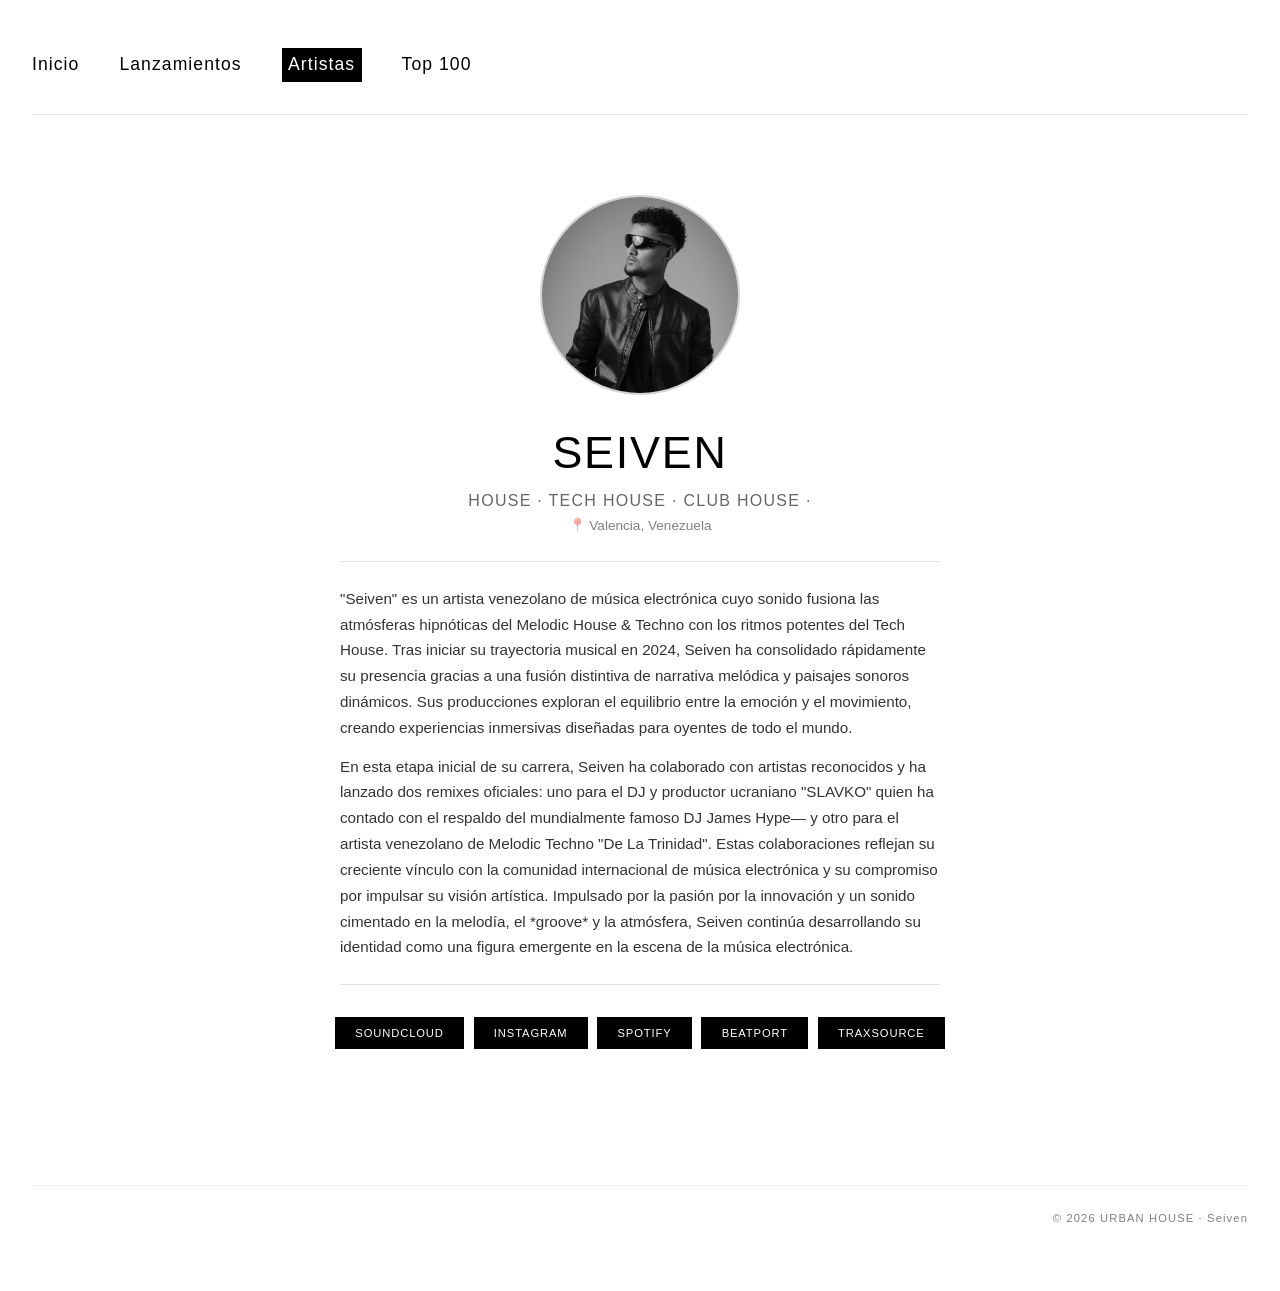
<file: artista_html/seiven.html>
<!DOCTYPE html>
<html lang="es">
<head>
  <meta charset="UTF-8" />
  <meta name="viewport" content="width=device-width, initial-scale=1.0" />
  
  <!-- ===== SEO ===== -->
  <title>Seiven · Artista de Tech House, House y Club House · URBAN HOUSE</title>
  <meta name="description" content="Seiven, es un artista venezolano de la música electrónica." />
  <meta name="keywords" content="Seiven, Tech House, House y Club House." />
  <link rel="canonical" href="https://urbanhouse.world/artistas/seiven.html" />
  
  <!-- ===== OPEN GRAPH ===== -->
  <meta property="og:title" content="Seiven · Artista de Tech House, House y Club House · URBAN HOUSE" />
  <meta property="og:description" content="Productor venezolano de música electrónica." />
  <meta property="og:url" content="https://urbanhouse.world/artistas/seiven.html" />
  <meta property="og:type" content="profile" />
  <meta property="og:image" content="https://urbanhouse.world/img/artistas/Formatos de Portadas (6).png" />
  <meta property="og:image:width" content="1200" />
  <meta property="og:image:height" content="630" />
  
  <!-- ===== TWITTER CARD ===== -->
  <meta name="twitter:card" content="summary_large_image" />
  <meta name="twitter:title" content="Seiven, Tech House, House y Club House." />
  <meta name="twitter:image" content="https://urbanhouse.world/img/artistas/Formatos de Portadas (6).png" />
  
  <!-- ===== FAVICON ===== -->
  <link rel="icon" type="image/x-icon" href="../img/urbanhouse/Logotipo Urban House.png" />
  <link rel="manifest" href="/site.webmanifest" />
  
  <!-- ===== ESTILOS ===== -->
  <link rel="stylesheet" href="../styles.css" />
  
  <!-- ===== JSON-LD ===== -->
  <script type="application/ld+json">
  {
    "@context": "https://schema.org",
    "@type": "Person",
    "name": "Destro5",
    "url": "https://urbanhouse.world/artistas/seiven.html",
    "description": "Productor venezolano de música electrónica.",
    "image": "https://urbanhouse.world/img/artistas/Formatos de Portadas (6).png",
    "genre": ["Tech House", "House", "Club House",],
    "sameAs": [
      "https://soundcloud.com/seivenmusica",
      "https://www.instagram.com/seivenmusica/"
    ]
  }
  </script>
</head>
<body>
<div class="container">

  <!-- ===== MENÚ ===== -->
  <nav class="nav" aria-label="Navegación principal">
    <a href="../index.html">Inicio</a>
    <a href="../lanzamientos.html">Lanzamientos</a>
    <a href="../artistas.html" class="active">Artistas</a>
    <a href="top100.html">Top 100</a>
  </nav>

  <!-- ============================================================ -->
  <!-- PERFIL SIMPLIFICADO                                           -->
  <!-- ============================================================ -->
  <article class="artist-simple">

    <!-- Foto del artista -->
    <div class="artist-simple-photo">
      <img src="../img/artistas/Formatos de Portadas (6).png" alt="Destro5" loading="lazy" />
    </div>

    <!-- Nombre y género -->
    <h1 class="artist-simple-name">Seiven</h1>
    <p class="artist-simple-genre">house · tech house · club house ·</p>
    <p class="artist-simple-location">📍 Valencia, Venezuela</p>

    <!-- Biografía -->
    <div class="artist-simple-bio">
      <p>
        "Seiven" es un artista venezolano de música electrónica cuyo sonido fusiona las atmósferas 
        hipnóticas del Melodic House & Techno con los ritmos potentes del Tech House. 
        Tras iniciar su trayectoria musical en 2024, Seiven ha consolidado rápidamente su presencia 
        gracias a una fusión distintiva de narrativa melódica y paisajes sonoros dinámicos. 
        Sus producciones exploran el equilibrio entre la emoción y el movimiento, creando experiencias 
        inmersivas diseñadas para oyentes de todo el mundo.
      </p>
      <p>
        En esta etapa inicial de su carrera, Seiven ha colaborado con artistas reconocidos
        y ha lanzado dos remixes oficiales: uno para el DJ y productor ucraniano "SLAVKO" 
        quien ha contado con el respaldo del mundialmente famoso DJ James Hype— 
        y otro para el artista venezolano de Melodic Techno "De La Trinidad". 
        Estas colaboraciones reflejan su creciente vínculo con la comunidad 
        internacional de música electrónica y su compromiso por impulsar su visión artística.
        Impulsado por la pasión por la innovación y un sonido cimentado en la melodía, 
        el *groove* y la atmósfera, Seiven continúa desarrollando su identidad como una figura
        emergente en la escena de la música electrónica.
      </p>
    </div>

    <!-- Enlaces a redes sociales -->
    <div class="artist-simple-links">
      <a href="https://soundcloud.com/seivenmusica/" target="_blank" rel="noopener noreferrer" class="btn">SoundCloud</a>
      <a href="https://www.instagram.com/seivenmusica/" target="_blank" rel="noopener noreferrer" class="btn">Instagram</a>
      <a href="https://open.spotify.com/intl-es/artist/5YxyMUpKgBhvq55zNRYnV4" target="_blank" rel="noopener noreferrer" class="btn">Spotify</a>
      <a href="https://www.beatport.com/es/artist/seiven/1484123" target="_blank" rel="noopener noreferrer" class="btn">Beatport</a>
      <a href="https://www.traxsource.com/artist/1077490/seiven" target="_blank" rel="noopener noreferrer" class="btn">Traxsource</a>
    </div>

  </article>

  <!-- ===== FOOTER ===== -->
  <footer style="margin-top: 4rem; border-top: 1px solid var(--color-border); padding-top: 1.5rem; font-size: 0.7rem; letter-spacing: 0.1em; text-align: right; opacity: 0.5;">
    <p>&copy; 2026 URBAN HOUSE · Seiven</p>
  </footer>

</div>

<script src="../main.js"></script>
</body>
</html>
</file>
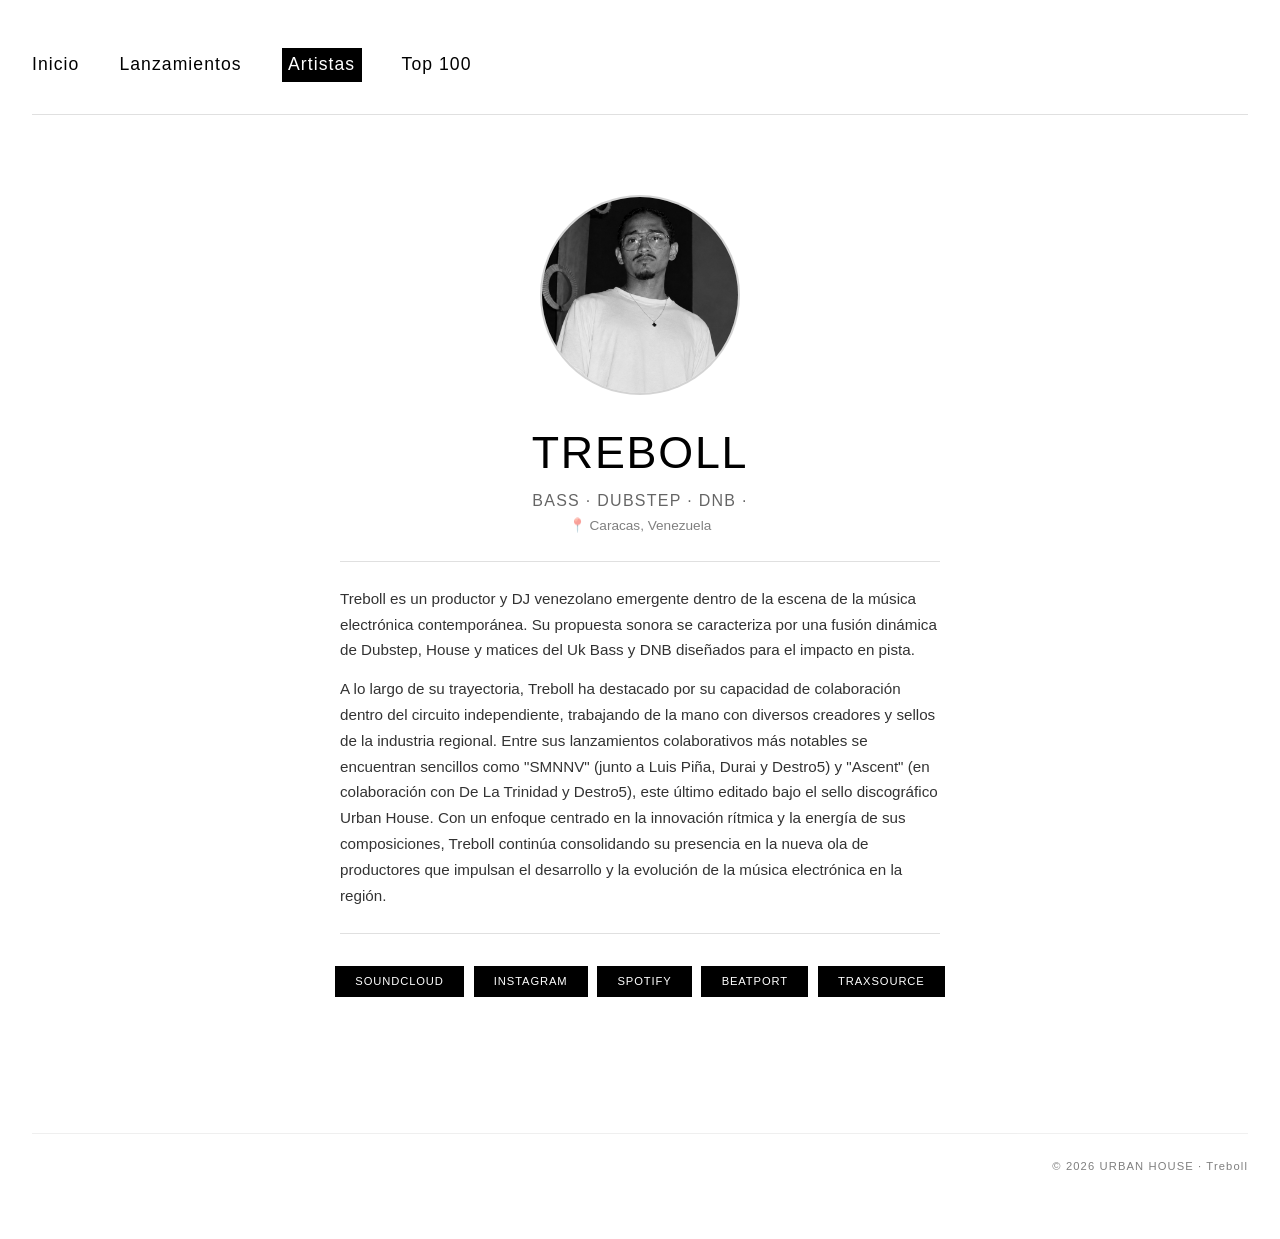
<file: artista_html/treboll.html>
<!DOCTYPE html>
<html lang="es">
<head>
  <meta charset="UTF-8" />
  <meta name="viewport" content="width=device-width, initial-scale=1.0" />
  
  <!-- ===== SEO ===== -->
  <title>Treboll · Artista del Bass, Dubstep y DNB · URBAN HOUSE</title>
  <meta name="description" content="Treboll, es un artista venezolano de la música electrónica." />
  <meta name="keywords" content="Treboll, Bass, Dubstep y DNB." />
  <link rel="canonical" href="https://urbanhouse.world/artistas/treboll.html" />
  
  <!-- ===== OPEN GRAPH ===== -->
  <meta property="og:title" content="Treboll · Artista del Bass, Dubstep y DNB · URBAN HOUSE" />
  <meta property="og:description" content="DJ y Productor venezolano de música electrónica." />
  <meta property="og:url" content="https://urbanhouse.world/artistas/treboll.html" />
  <meta property="og:type" content="profile" />
  <meta property="og:image" content="https://urbanhouse.world/img/artistas/ab6761610000e5ebe51e7d9a4c3fb97bab9b081b.jpeg" />
  <meta property="og:image:width" content="1200" />
  <meta property="og:image:height" content="630" />
  
  <!-- ===== TWITTER CARD ===== -->
  <meta name="twitter:card" content="summary_large_image" />
  <meta name="twitter:title" content="Treboll, Bass, Dubstep y DNB." />
  <meta name="twitter:image" content="https://urbanhouse.world/img/artistas/ab6761610000e5ebe51e7d9a4c3fb97bab9b081b.jpeg" />
  
  <!-- ===== FAVICON ===== -->
  <link rel="icon" type="image/x-icon" href="../img/urbanhouse/Logotipo Urban House.png" />
  <link rel="manifest" href="/site.webmanifest" />
  
  <!-- ===== ESTILOS ===== -->
  <link rel="stylesheet" href="../styles.css" />
  
  <!-- ===== JSON-LD ===== -->
  <script type="application/ld+json">
  {
    "@context": "https://schema.org",
    "@type": "Person",
    "name": "Destro5",
    "url": "https://urbanhouse.world/artistas/treboll.html",
    "description": "DJ Y Productor venezolano de música electrónica.",
    "image": "https://urbanhouse.world/img/artistas/ab6761610000e5ebe51e7d9a4c3fb97bab9b081b.jpeg",
    "genre": ["Bass", "Dubstep", "DNB",],
    "sameAs": [
      "https://soundcloud.com/trebollmusicvzla",
      "https://www.instagram.com/djtreboll/"
    ]
  }
  </script>
</head>
<body>
<div class="container">

  <!-- ===== MENÚ ===== -->
  <nav class="nav" aria-label="Navegación principal">
    <a href="../index.html">Inicio</a>
    <a href="../lanzamientos.html">Lanzamientos</a>
    <a href="../artistas.html" class="active">Artistas</a>
    <a href="top100.html">Top 100</a>
  </nav>

  <!-- ============================================================ -->
  <!-- PERFIL SIMPLIFICADO                                           -->
  <!-- ============================================================ -->
  <article class="artist-simple">

    <!-- Foto del artista -->
    <div class="artist-simple-photo">
      <img src="../img/artistas/ab6761610000e5ebe51e7d9a4c3fb97bab9b081b.jpeg" alt="Destro5" loading="lazy" />
    </div>

    <!-- Nombre y género -->
    <h1 class="artist-simple-name">Treboll</h1>
    <p class="artist-simple-genre">bass · dubstep · dnb ·</p>
    <p class="artist-simple-location">📍 Caracas, Venezuela</p>

    <!-- Biografía -->
    <div class="artist-simple-bio">
      <p>
        Treboll es un productor y DJ venezolano emergente dentro de la escena 
        de la música electrónica contemporánea. Su propuesta sonora se caracteriza 
        por una fusión dinámica de Dubstep, House y matices del Uk Bass y 
        DNB diseñados para el impacto en pista.
      </p>
      <p>
        A lo largo de su trayectoria, Treboll ha destacado por su capacidad 
        de colaboración dentro del circuito independiente, trabajando de la mano 
        con diversos creadores y sellos de la industria regional. 
        Entre sus lanzamientos colaborativos más notables se encuentran sencillos 
        como "SMNNV" (junto a Luis Piña, Durai y Destro5) y "Ascent" 
        (en colaboración con De La Trinidad y Destro5), este último editado bajo 
        el sello discográfico Urban House.
        Con un enfoque centrado en la innovación rítmica y la energía de sus composiciones, 
        Treboll continúa consolidando su presencia en la nueva ola de productores 
        que impulsan el desarrollo y la evolución de la música electrónica en la región.
    </div>

    <!-- Enlaces a redes sociales -->
    <div class="artist-simple-links">
      <a href="https://soundcloud.com/trebollmusicvzla" target="_blank" rel="noopener noreferrer" class="btn">SoundCloud</a>
      <a href="https://www.instagram.com/djtreboll/" target="_blank" rel="noopener noreferrer" class="btn">Instagram</a>
      <a href="https://open.spotify.com/intl-es/artist/0I7ZCWHk7Env1UykgGVYNX target="_blank" rel="noopener noreferrer" class="btn">Spotify</a>
      <a href="hhttps://www.beatport.com/es/artist/treboll/1391494" target="_blank" rel="noopener noreferrer" class="btn">Beatport</a>
      <a href="https://www.traxsource.com/artist/973466/treboll" target="_blank" rel="noopener noreferrer" class="btn">Traxsource</a>
    </div>

  </article>

  <!-- ===== FOOTER ===== -->
  <footer style="margin-top: 4rem; border-top: 1px solid var(--color-border); padding-top: 1.5rem; font-size: 0.7rem; letter-spacing: 0.1em; text-align: right; opacity: 0.5;">
    <p>&copy; 2026 URBAN HOUSE · Treboll</p>
  </footer>

</div>

<script src="../main.js"></script>
</body>
</html>
</file>
<file: styles.css>
/* ============================================================
   styles.css — URBAN HOUSE WORLD
   Minimalismo radical · blanco/negro · líneas finas
   ============================================================ */

/* ===== VARIABLES CSS ===== */
:root {
  --color-bg: #ffffff;
  --color-fg: #000000;
  --color-border: rgba(0, 0, 0, 0.12);
  --color-badge: #000000;
  --color-badge-text: #ffffff;
  --font-sans: 'Inter', -apple-system, BlinkMacSystemFont, 'Segoe UI', Roboto, Helvetica, Arial, sans-serif;
  --transition: 0.2s ease-in-out;
}

/* ===== RESET Y BASE ===== */
* {
  margin: 0;
  padding: 0;
  box-sizing: border-box;
}

html {
  scroll-behavior: smooth;
}

body {
  background-color: var(--color-bg);
  color: var(--color-fg);
  font-family: var(--font-sans);
  font-weight: 300;
  line-height: 1.5;
  padding: 2rem 2rem 4rem;
  min-height: 100vh;
  display: flex;
  flex-direction: column;
  align-items: center;
}

.container {
  max-width: 1280px;
  width: 100%;
}

/* ===== TIPOGRAFÍA ===== */
h1, h2, h3, h4 {
  font-weight: 400;
  letter-spacing: 0.04em;
  text-transform: uppercase;
}

h1 {
  font-size: 2.8rem;
  margin-bottom: 0.2rem;
}

h2 {
  font-size: 1.8rem;
  border-bottom: 1px solid var(--color-border);
  padding-bottom: 0.5rem;
  margin-bottom: 2rem;
}

a, button {
  transition: all var(--transition);
}

/* ===== NAVEGACIÓN ===== */
.nav {
  display: flex;
  flex-wrap: wrap;
  gap: 2.5rem;
  padding: 1rem 0 2rem;
  border-bottom: 1px solid var(--color-border);
  margin-bottom: 3rem;
  justify-content: flex-start;
}

.nav a {
  color: var(--color-fg);
  text-decoration: none;
  font-size: 1.1rem;
  letter-spacing: 0.06em;
  padding: 0.2rem 0;
  border-bottom: 1px solid transparent;
  position: relative;
}

.nav a:hover {
  background-color: var(--color-fg);
  color: var(--color-bg);
  border-bottom: 1px solid var(--color-fg);
  padding: 0.2rem 0.4rem;
}

.nav a.active {
  background-color: var(--color-fg);
  color: var(--color-bg);
  padding: 0.2rem 0.4rem;
}

/* ===== BOTONES / LINKS ===== */
.btn {
  display: inline-block;
  background-color: var(--color-fg);
  color: var(--color-bg);
  border: 1px solid var(--color-fg);
  padding: 0.6rem 1.4rem;
  font-family: var(--font-sans);
  font-size: 0.8rem;
  font-weight: 400;
  letter-spacing: 0.08em;
  text-transform: uppercase;
  text-decoration: none;
  cursor: pointer;
  transition: all var(--transition);
  border-radius: 0;
}

.btn:hover {
  background-color: var(--color-bg);
  color: var(--color-fg);
  border-color: var(--color-fg);
}

.btn-outline {
  background-color: transparent;
  color: var(--color-fg);
}

.btn-outline:hover {
  background-color: var(--color-fg);
  color: var(--color-bg);
}

/* ===== BADGE "PRÓXIMO" ===== */
.badge {
  background-color: var(--color-badge);
  color: var(--color-badge-text);
  font-size: 0.7rem;
  font-weight: 500;
  letter-spacing: 0.1em;
  padding: 0.2rem 0.7rem;
  text-transform: uppercase;
  border: 1px solid var(--color-badge);
  display: inline-block;
}

/* ===== INDEX: GRID VERTICAL CRONOLÓGICO ===== */
.feed-grid {
  display: flex;
  flex-direction: column;
  gap: 1.5rem;
  margin-top: 1rem;
}

.feed-item {
  display: flex;
  flex-wrap: wrap;
  align-items: center;
  gap: 1.5rem 2.5rem;
  padding: 1.2rem 0;
  border-bottom: 1px solid var(--color-border);
}

.feed-item:last-child {
  border-bottom: none;
}

.feed-item .meta {
  display: flex;
  flex-wrap: wrap;
  align-items: center;
  gap: 0.8rem 1.8rem;
  flex: 2 1 300px;
}

.feed-item .cover-thumb {
  width: 60px;
  height: 60px;
  object-fit: cover;
  border: 1px solid var(--color-border);
}

.feed-item .title {
  font-size: 1.3rem;
  font-weight: 400;
  letter-spacing: 0.02em;
}

.feed-item .artist {
  font-size: 0.9rem;
  opacity: 0.7;
}

.feed-item .date {
  font-size: 0.75rem;
  letter-spacing: 0.05em;
  border: 1px solid var(--color-border);
  padding: 0.1rem 0.8rem;
}

/* ===== LANZAMIENTOS: CARRUSEL HORIZONTAL ===== */
.carousel-wrapper {
  overflow-x: auto;
  padding: 1rem 0 2rem;
  display: flex;
  gap: 2rem;
  scrollbar-width: thin;
  scrollbar-color: var(--color-fg) var(--color-bg);
  -webkit-overflow-scrolling: touch;
  cursor: grab;
}

.carousel-wrapper::-webkit-scrollbar {
  height: 4px;
}
.carousel-wrapper::-webkit-scrollbar-track {
  background: var(--color-bg);
}
.carousel-wrapper::-webkit-scrollbar-thumb {
  background: var(--color-fg);
}

.carousel-card {
  flex: 0 0 260px;
  display: flex;
  flex-direction: column;
  gap: 0.5rem;
  padding: 1rem 1rem 1.5rem;
  border: 1px solid var(--color-border);
  background-color: var(--color-bg);
}

.carousel-card .cover {
  width: 100%;
  aspect-ratio: 1/1;
  object-fit: cover;
  border: 1px solid var(--color-border);
  background-color: #f0f0f0;
}

.carousel-card h4 {
  font-size: 1.1rem;
  font-weight: 400;
  margin-top: 0.3rem;
}

.carousel-card .artist-name {
  font-size: 0.9rem;
  opacity: 0.7;
}

.carousel-card .format {
  font-size: 0.7rem;
  letter-spacing: 0.05em;
  border-top: 1px solid var(--color-border);
  padding-top: 0.3rem;
}

.carousel-card .actions {
  display: flex;
  flex-wrap: wrap;
  gap: 0.5rem;
  margin-top: 0.3rem;
}

.carousel-card .actions .btn {
  flex: 1 0 auto;
  text-align: center;
  padding: 0.4rem 0.2rem;
  font-size: 0.65rem;
}

/* ===== ARTISTAS: CUADRÍCULA GEOMÉTRICA ===== */
.roster-grid {
  display: grid;
  grid-template-columns: repeat(auto-fill, minmax(200px, 1fr));
  gap: 2.5rem 1.5rem;
  margin-top: 0.5rem;
}

.artist-card {
  display: flex;
  flex-direction: column;
  align-items: center;
  text-align: center;
  gap: 0.4rem;
  border: 1px solid var(--color-border);
  padding: 1.5rem 0.8rem 1.8rem;
  background-color: var(--color-bg);
}

.artist-card .photo {
  width: 100%;
  aspect-ratio: 1/1;
  object-fit: cover;
  border: 1px solid var(--color-border);
  filter: grayscale(100%);
  transition: filter var(--transition);
  background-color: #eaeaea;
}

.artist-card:hover .photo {
  filter: grayscale(0%);
}

.artist-card .alias {
  font-size: 1.2rem;
  font-weight: 400;
  margin-top: 0.6rem;
  letter-spacing: 0.02em;
}

.artist-card .genre {
  font-size: 0.75rem;
  opacity: 0.6;
  text-transform: uppercase;
  letter-spacing: 0.08em;
}

.artist-card .btn {
  margin-top: 0.4rem;
  font-size: 0.65rem;
  padding: 0.3rem 1.2rem;
}

/* ===== RESPONSIVE ===== */
@media (max-width: 640px) {
  body { padding: 1rem; }
  h1 { font-size: 2rem; }
  .nav { gap: 1.2rem; }
  .feed-item { flex-direction: column; align-items: flex-start; gap: 0.5rem; }
  .carousel-card { flex: 0 0 200px; }
  .roster-grid { grid-template-columns: repeat(auto-fill, minmax(150px, 1fr)); gap: 1rem; }
}

/* ===== UTILIDADES ===== */
.mt-4 { margin-top: 2rem; }
.mb-2 { margin-bottom: 1rem; }
.flex { display: flex; }
.gap-2 { gap: 1rem; }
.items-center { align-items: center; }

/* ============================================================
   PERFIL DE ARTISTA (VERSIÓN SIMPLIFICADA)
   ============================================================ */

.artist-simple {
  max-width: 720px;
  margin: 0 auto;
  padding: 2rem 0;
  text-align: center;
}

/* ===== FOTO ===== */
.artist-simple-photo {
  width: 200px;
  height: 200px;
  border-radius: 50%;
  margin: 0 auto 1.5rem;
  overflow: hidden;
  border: 2px solid var(--color-border);
  background-color: #f0f0f0;
}

.artist-simple-photo img {
  width: 100%;
  height: 100%;
  object-fit: cover;
  display: block;
  filter: grayscale(100%);
  transition: filter var(--transition);
}

.artist-simple-photo img:hover {
  filter: grayscale(0%);
}

/* ===== NOMBRE Y GÉNERO ===== */
.artist-simple-name {
  font-size: 2.8rem;
  font-weight: 400;
  letter-spacing: 0.04em;
  margin: 0 0 0.2rem;
}

.artist-simple-genre {
  font-size: 1rem;
  text-transform: uppercase;
  letter-spacing: 0.08em;
  opacity: 0.6;
  margin: 0 0 0.2rem;
}

.artist-simple-location {
  font-size: 0.85rem;
  opacity: 0.5;
  margin: 0 0 1.5rem;
}

/* ===== BIOGRAFÍA ===== */
.artist-simple-bio {
  text-align: left;
  max-width: 600px;
  margin: 0 auto 2rem;
  padding: 1.5rem 0;
  border-top: 1px solid var(--color-border);
  border-bottom: 1px solid var(--color-border);
}

.artist-simple-bio p {
  font-size: 0.95rem;
  line-height: 1.7;
  margin-bottom: 0.8rem;
  opacity: 0.8;
}

.artist-simple-bio p:last-child {
  margin-bottom: 0;
}

/* ===== ENLACES ===== */
.artist-simple-links {
  display: flex;
  flex-wrap: wrap;
  justify-content: center;
  gap: 0.6rem;
  margin-bottom: 2.5rem;
}

.artist-simple-links .btn {
  font-size: 0.7rem;
  padding: 0.4rem 1.2rem;
}

/* ===== LANZAMIENTOS SIMPLIFICADOS ===== */
.artist-simple-releases {
  border-top: 1px solid var(--color-border);
  padding-top: 1.5rem;
}

.artist-simple-releases h2 {
  font-size: 1rem;
  font-weight: 400;
  letter-spacing: 0.08em;
  text-transform: uppercase;
  border-bottom: none;
  margin-bottom: 1rem;
}

.release-item-simple {
  display: flex;
  justify-content: space-between;
  align-items: center;
  padding: 0.6rem 1rem;
  border: 1px solid var(--color-border);
  background-color: var(--color-bg);
  max-width: 400px;
  margin: 0 auto;
}

.release-title {
  font-size: 0.9rem;
}

.release-status {
  font-size: 0.7rem;
  opacity: 0.6;
  letter-spacing: 0.04em;
}

/* ===== RESPONSIVE ===== */
@media (max-width: 640px) {
  .artist-simple {
    padding: 1rem 0;
  }
  
  .artist-simple-photo {
    width: 150px;
    height: 150px;
  }
  
  .artist-simple-name {
    font-size: 2rem;
  }
  
  .artist-simple-bio {
    padding: 1rem 0;
  }
  
  .release-item-simple {
    flex-direction: column;
    gap: 0.3rem;
  }
}

/* ============================================================
   ESTILOS PARA FORMULARIO TOP 100 DJs (GOOGLE FORMS EMBED)
   ============================================================ */

/* ===== CONTENEDOR PRINCIPAL ===== */
.form-wrapper {
  max-width: 820px;
  margin: 0 auto;
  padding: 1rem 0 2rem;
}

/* ===== ENCABEZADO ===== */
.form-header {
  text-align: center;
  margin-bottom: 2.5rem;
  border-bottom: 1px solid var(--color-border);
  padding-bottom: 1.5rem;
}

.form-header h1 {
  font-size: 2.4rem;
  margin-bottom: 0.2rem;
}

.form-subtitle {
  font-size: 0.9rem;
  text-transform: uppercase;
  letter-spacing: 0.1em;
  opacity: 0.6;
  margin-bottom: 0.8rem;
}

.form-description {
  font-size: 0.95rem;
  line-height: 1.6;
  max-width: 600px;
  margin: 0 auto;
  opacity: 0.8;
}

.form-description strong {
  font-weight: 500;
  background-color: var(--color-fg);
  color: var(--color-bg);
  padding: 0 0.4rem;
}

/* ===== CONTENEDOR DEL IFRAME ===== */
.google-form-container {
  width: 100%;
  border: 1px solid var(--color-border);
  background-color: var(--color-bg);
  overflow: hidden;
}

.google-form-iframe {
  width: 100%;
  height: 700px;
  border: none;
  display: block;
  background-color: var(--color-bg);
}

/* ===== AVISO LEGAL ===== */
.form-disclaimer {
  font-size: 0.7rem;
  opacity: 0.4;
  text-align: center;
  margin-top: 1.5rem;
  line-height: 1.6;
  border-top: 1px solid var(--color-border);
  padding-top: 1.2rem;
}

/* ===== RESPONSIVE ===== */
@media (max-width: 640px) {
  .form-wrapper {
    padding: 0 0.5rem;
  }
  
  .form-header h1 {
    font-size: 1.8rem;
  }
  
  .google-form-iframe {
    height: 600px;
  }
}

@media (max-width: 480px) {
  .google-form-iframe {
    height: 550px;
  }
}
</file>
